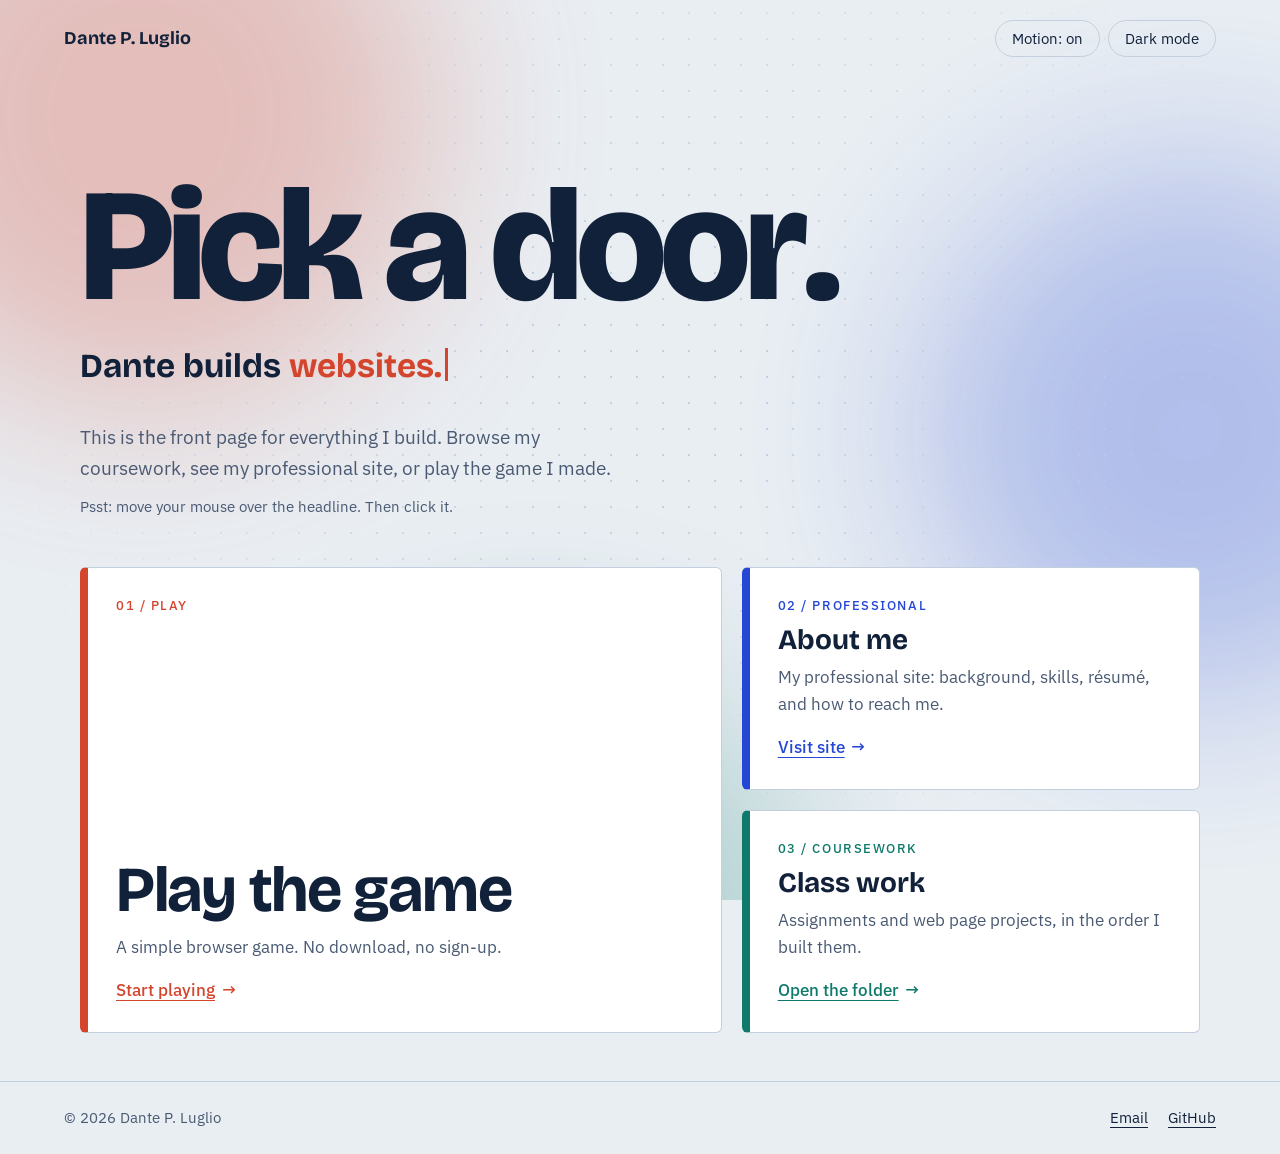
<file: Personal Web Page/index.html>
<!DOCTYPE html>
<html lang="en">
<head>
  <meta charset="UTF-8">
  <meta name="viewport" content="width=device-width, initial-scale=1">
  <!-- TODO: Replace the title and description with your own -->
  <title>Dante P. Luglio | Home</title>
  <meta name="description" content="Class work, professional site, and a browser game by Dante P. Luglio.">

  <meta name="theme-color" content="#101a2c">
  <meta property="og:title" content="Dante P. Luglio">
  <meta property="og:description" content="Class work, a professional site, and a browser game.">
  <link rel="icon" href="data:image/svg+xml,%3Csvg xmlns='http://www.w3.org/2000/svg' viewBox='0 0 100 100'%3E%3Crect x='22' y='8' width='56' height='84' rx='8' fill='%23d4452e'/%3E%3Ccircle cx='65' cy='52' r='6' fill='%23fff'/%3E%3C/svg%3E">
  <link rel="preconnect" href="https://fonts.googleapis.com">
  <link rel="preconnect" href="https://fonts.gstatic.com" crossorigin>
  <link href="https://fonts.googleapis.com/css2?family=Bricolage+Grotesque:wght@500;700;800&family=IBM+Plex+Sans:wght@400;500&display=swap" rel="stylesheet">
  <link rel="stylesheet" href="style.css?v=4">
</head>
<body>
  <div class="bg" aria-hidden="true"><span class="blob b1"></span><span class="blob b2"></span><span class="blob b3"></span></div>

  <a class="skip" href="#destinations">Skip to links</a>

  <header class="top">
    <span class="mark">Dante P. Luglio</span> <!-- TODO: your name -->
    <div class="controls"><button id="motion-toggle" class="theme-toggle" type="button" aria-label="Turn animations on or off">Motion: on</button> <button id="theme-toggle" class="theme-toggle" type="button" aria-label="Switch color theme">Dark mode</button></div>
  </header>

  <main>
    <section class="hero">
      <h1>Pick a door.</h1>
      <p class="kicker">Dante builds <span id="rotator" class="rotator">websites.</span><span class="caret" aria-hidden="true"></span></p>
      <p class="lede">
        This is the front page for everything I build. Browse my coursework,
        see my professional site, or play the game I made.
        <!-- TODO: rewrite this intro in your own words -->
      </p>
      <p class="hint">Psst: move your mouse over the headline. Then click it.</p>
    </section>

    <nav id="destinations" class="destinations" aria-label="Site sections">

      <!-- ============================================================
           1) PERSONAL / PROFESSIONAL SITE
           TODO: set href to the folder or page, e.g. "your-folder/"
           or "your-folder/index.html"
           ============================================================ -->
      <a class="door door-pro" href="https://web.njit.edu/~dpl6/Professional%20Website/" data-label="Professional site">
        <span class="door-tag">02 / Professional</span>
        <span class="door-title">About me</span>
        <span class="door-text">My professional site: background, skills, résumé, and how to reach me.</span>
        <span class="door-go">Visit site</span>
      </a>

      <!-- ============================================================
           2) CLASS ASSIGNMENTS AND WEB PAGE PROJECTS
           TODO: set href to your class work folder, e.g. "your-folder/"
           (Want separate links per class? Copy this whole <a> block.)
           ============================================================ -->
      <a class="door door-class" href="https://web.njit.edu/~dpl6/IT202%20Homepage/" data-label="Class work">
        <span class="door-tag">03 / Coursework</span>
        <span class="door-title">Class work</span>
        <span class="door-text">Assignments and web page projects, in the order I built them.</span>
        <span class="door-go">Open the folder</span>
      </a>

      <!-- ============================================================
           3) BROWSER GAME
           TODO: set href to the game folder or page, e.g. "your-folder/"
           ============================================================ -->
      <a class="door door-game" href="https://web.njit.edu/~dpl6/Game/" data-label="Browser game">
        <span class="door-tag">01 / Play</span>
        <span class="door-title">Play the game</span>
        <span class="door-text">A simple browser game. No download, no sign-up.</span>
        <span class="door-go">Start playing</span>
      </a>

    </nav>

    <p id="path-notice" class="path-notice" role="status" hidden></p>
  </main>

  <footer class="foot">
    <span>&copy; <span id="year">2026</span> Dante P. Luglio</span> <!-- TODO: your name -->
    <span class="foot-links"><a href="mailto:blaze91797@gmail.com">Email</a><a href="https://github.com/DanteProgramming" target="_blank" rel="noopener">GitHub</a></span>
  </footer>

  <script src="script.js?v=4"></script>
</body>
</html>
</file>
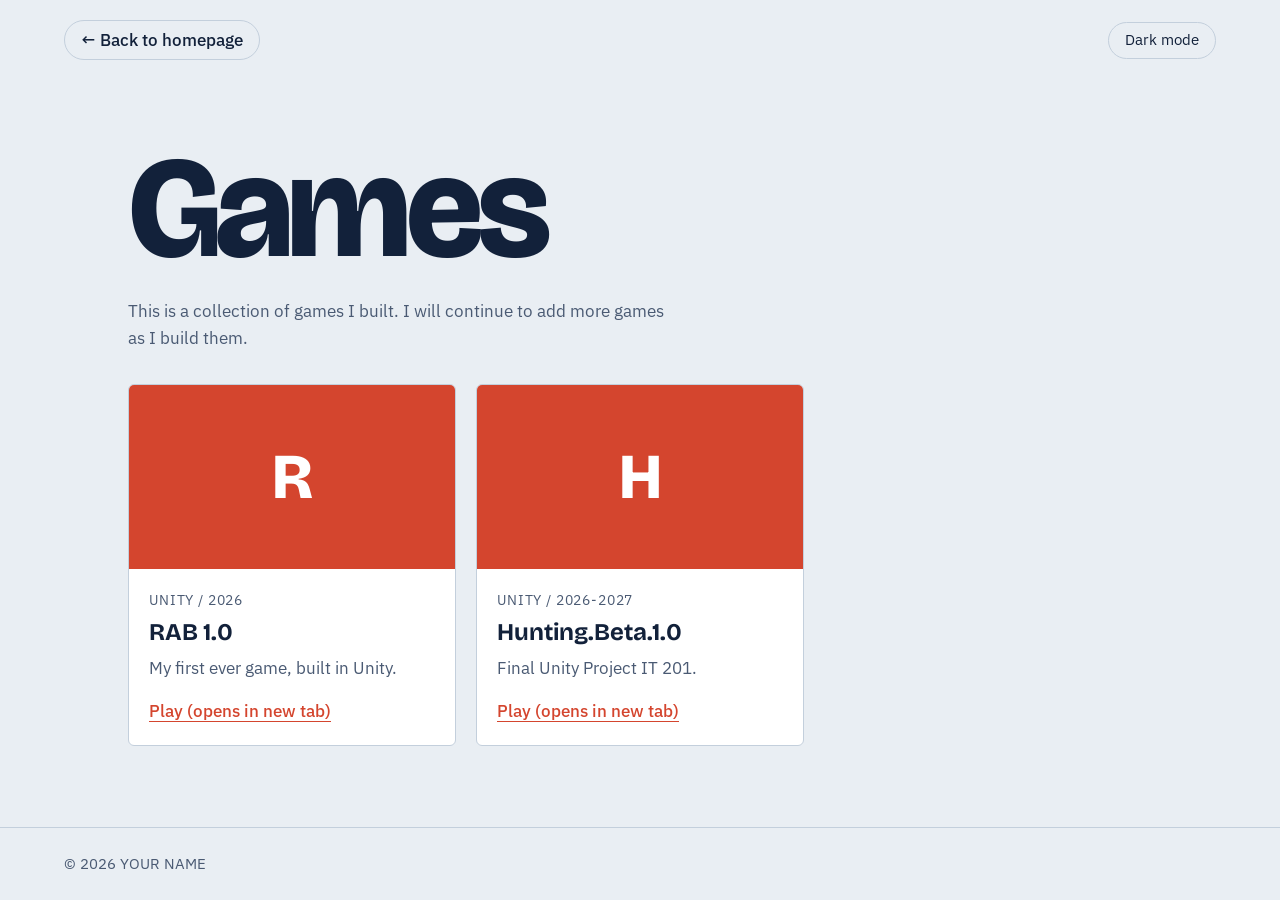
<file: Personal Web Page/Game/index.html>
<!DOCTYPE html>
<html lang="en">
<head>
  <meta charset="UTF-8">
  <meta name="viewport" content="width=device-width, initial-scale=1">
  <!-- TODO: Replace YOUR NAME with your name -->
  <title>Games</title>
  <meta name="description" content="Games I have built, playable in your browser.">

  <link rel="preconnect" href="https://fonts.googleapis.com">
  <link rel="preconnect" href="https://fonts.gstatic.com" crossorigin>
  <link href="https://fonts.googleapis.com/css2?family=Bricolage+Grotesque:wght@500;700;800&family=IBM+Plex+Sans:wght@400;500&display=swap" rel="stylesheet">
  <link rel="stylesheet" href="style.css">
</head>
<body>
  <a class="skip" href="#games">Skip to games</a>

  <header class="top">
    <!-- TODO: set href to your main homepage. "../" works if this folder sits directly inside public_html -->
    <a class="back" href="../">&larr; Back to homepage</a>
    <button id="theme-toggle" class="theme-toggle" type="button" aria-label="Switch color theme">Dark mode</button>
  </header>

  <main>
    <section class="hero">
      <h1>Games</h1>
      <p class="lede">
        This is a collection of games I built. I will continue to add more games as I build them.
        <!-- TODO: rewrite this intro in your own words -->
      </p>
    </section>

    <!-- Game cards are generated by script.js from the GAMES list.
         To add a game, edit script.js, not this file. -->
    <ul id="games" class="games" aria-label="Game list"></ul>

    <noscript><p class="path-notice">Turn on JavaScript to see the game list.</p></noscript>
  </main>

  <footer class="foot">
    <span>&copy; <span id="year">2026</span> YOUR NAME</span> <!-- TODO: your name -->
  </footer>

  <script src="script.js"></script>
</body>
</html>
</file>
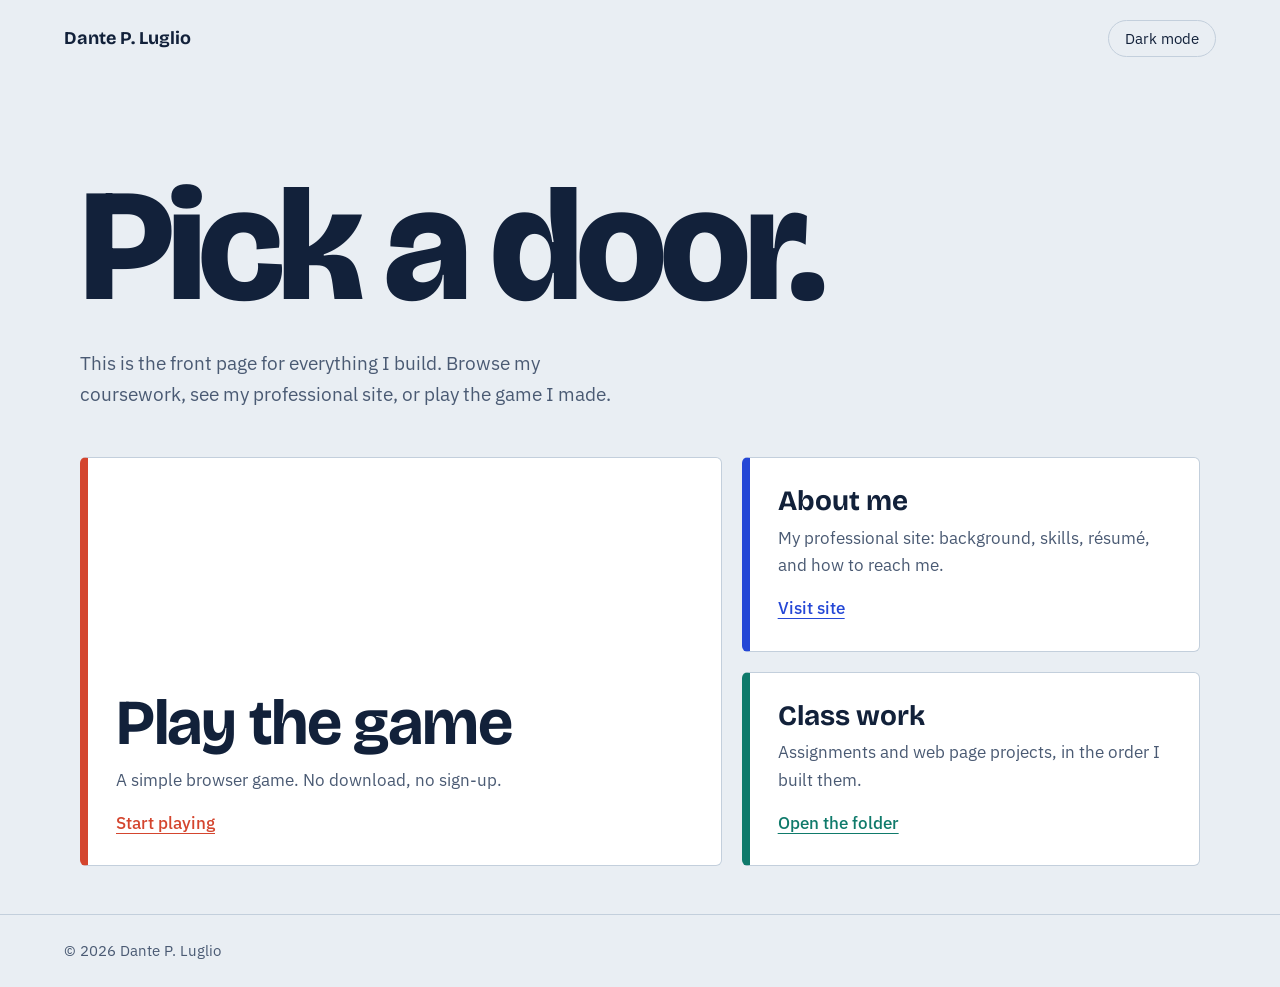
<file: Personal Web Page/HomePage/index.html>
<!DOCTYPE html>
<html lang="en">
<head>
  <meta charset="UTF-8">
  <meta name="viewport" content="width=device-width, initial-scale=1">
  <!-- TODO: Replace the title and description with your own -->
  <title>Dante P. Luglio | Home</title>
  <meta name="description" content="Class work, professional site, and a browser game by Dante P. Luglio.">

  <link rel="preconnect" href="https://fonts.googleapis.com">
  <link rel="preconnect" href="https://fonts.gstatic.com" crossorigin>
  <link href="https://fonts.googleapis.com/css2?family=Bricolage+Grotesque:wght@500;700;800&family=IBM+Plex+Sans:wght@400;500&display=swap" rel="stylesheet">
  <link rel="stylesheet" href="style.css">
</head>
<body>
  <a class="skip" href="#destinations">Skip to links</a>

  <header class="top">
    <span class="mark">Dante P. Luglio</span> <!-- TODO: your name -->
    <button id="theme-toggle" class="theme-toggle" type="button" aria-label="Switch color theme">Dark mode</button>
  </header>

  <main>
    <section class="hero">
      <h1>Pick a door.</h1>
      <p class="lede">
        This is the front page for everything I build. Browse my coursework,
        see my professional site, or play the game I made.
        <!-- TODO: rewrite this intro in your own words -->
      </p>
    </section>

    <nav id="destinations" class="destinations" aria-label="Site sections">

      <!-- ============================================================
           1) PERSONAL / PROFESSIONAL SITE
           TODO: set href to the folder or page, e.g. "your-folder/"
           or "your-folder/index.html"
           ============================================================ -->
      <a class="door door-pro" href="https://web.njit.edu/~dpl6/Personal%20Website/" data-label="Professional site">
        <span class="door-title">About me</span>
        <span class="door-text">My professional site: background, skills, résumé, and how to reach me.</span>
        <span class="door-go">Visit site</span>
      </a>

      <!-- ============================================================
           2) CLASS ASSIGNMENTS AND WEB PAGE PROJECTS
           TODO: set href to your class work folder, e.g. "your-folder/"
           (Want separate links per class? Copy this whole <a> block.)
           ============================================================ -->
      <a class="door door-class" href="https://web.njit.edu/~dpl6/IT202%20Homepage/" data-label="Class work">
        <span class="door-title">Class work</span>
        <span class="door-text">Assignments and web page projects, in the order I built them.</span>
        <span class="door-go">Open the folder</span>
      </a>

      <!-- ============================================================
           3) BROWSER GAME
           TODO: set href to the game folder or page, e.g. "your-folder/"
           ============================================================ -->
      <a class="door door-game" href="https://web.njit.edu/~dpl6/Game/" data-label="Browser game">
        <span class="door-title">Play the game</span>
        <span class="door-text">A simple browser game. No download, no sign-up.</span>
        <span class="door-go">Start playing</span>
      </a>

    </nav>

    <p id="path-notice" class="path-notice" role="status" hidden></p>
  </main>

  <footer class="foot">
    <span>&copy; <span id="year">2026</span> Dante P. Luglio</span> <!-- TODO: your name -->
    <!-- TODO (optional): add an email or social link here -->
  </footer>

  <script src="script.js"></script>
</body>
</html>
</file>
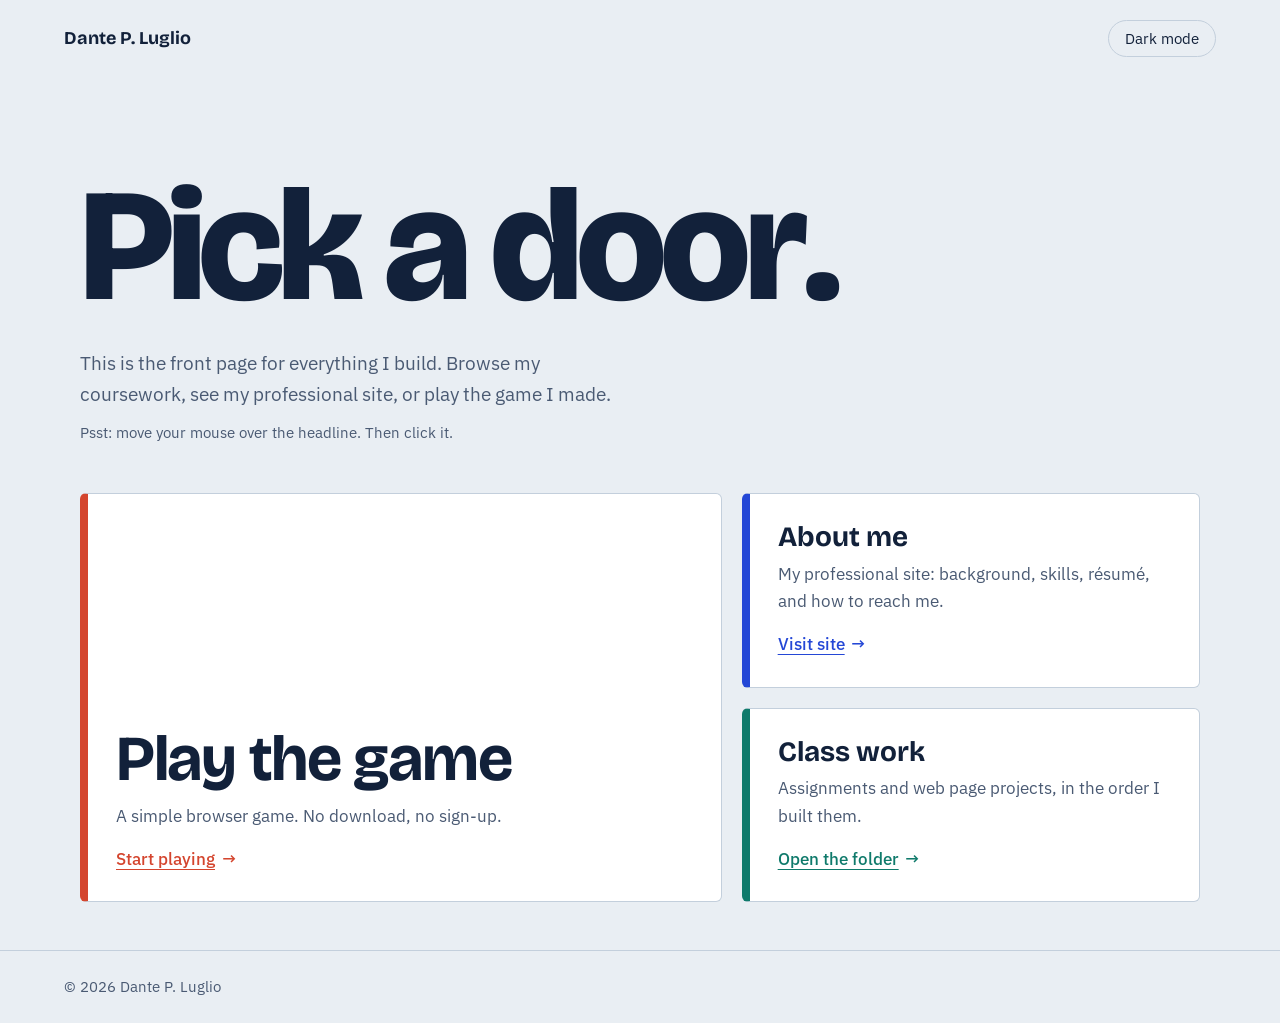
<file: Personal Web Page/index (1).html>
<!DOCTYPE html>
<html lang="en">
<head>
  <meta charset="UTF-8">
  <meta name="viewport" content="width=device-width, initial-scale=1">
  <!-- TODO: Replace the title and description with your own -->
  <title>Dante P. Luglio | Home</title>
  <meta name="description" content="Class work, professional site, and a browser game by Dante P. Luglio.">

  <link rel="preconnect" href="https://fonts.googleapis.com">
  <link rel="preconnect" href="https://fonts.gstatic.com" crossorigin>
  <link href="https://fonts.googleapis.com/css2?family=Bricolage+Grotesque:wght@500;700;800&family=IBM+Plex+Sans:wght@400;500&display=swap" rel="stylesheet">
  <link rel="stylesheet" href="style.css">
</head>
<body>
  <a class="skip" href="#destinations">Skip to links</a>

  <header class="top">
    <span class="mark">Dante P. Luglio</span> <!-- TODO: your name -->
    <button id="theme-toggle" class="theme-toggle" type="button" aria-label="Switch color theme">Dark mode</button>
  </header>

  <main>
    <section class="hero">
      <h1>Pick a door.</h1>
      <p class="lede">
        This is the front page for everything I build. Browse my coursework,
        see my professional site, or play the game I made.
        <!-- TODO: rewrite this intro in your own words -->
      </p>
      <p class="hint">Psst: move your mouse over the headline. Then click it.</p>
    </section>

    <nav id="destinations" class="destinations" aria-label="Site sections">

      <!-- ============================================================
           1) PERSONAL / PROFESSIONAL SITE
           TODO: set href to the folder or page, e.g. "your-folder/"
           or "your-folder/index.html"
           ============================================================ -->
      <a class="door door-pro" href="https://web.njit.edu/~dpl6/Professional%20Website/" data-label="Professional site">
        <span class="door-title">About me</span>
        <span class="door-text">My professional site: background, skills, résumé, and how to reach me.</span>
        <span class="door-go">Visit site</span>
      </a>

      <!-- ============================================================
           2) CLASS ASSIGNMENTS AND WEB PAGE PROJECTS
           TODO: set href to your class work folder, e.g. "your-folder/"
           (Want separate links per class? Copy this whole <a> block.)
           ============================================================ -->
      <a class="door door-class" href="https://web.njit.edu/~dpl6/IT202%20Homepage/" data-label="Class work">
        <span class="door-title">Class work</span>
        <span class="door-text">Assignments and web page projects, in the order I built them.</span>
        <span class="door-go">Open the folder</span>
      </a>

      <!-- ============================================================
           3) BROWSER GAME
           TODO: set href to the game folder or page, e.g. "your-folder/"
           ============================================================ -->
      <a class="door door-game" href="https://web.njit.edu/~dpl6/Game/" data-label="Browser game">
        <span class="door-title">Play the game</span>
        <span class="door-text">A simple browser game. No download, no sign-up.</span>
        <span class="door-go">Start playing</span>
      </a>

    </nav>

    <p id="path-notice" class="path-notice" role="status" hidden></p>
  </main>

  <footer class="foot">
    <span>&copy; <span id="year">2026</span> Dante P. Luglio</span> <!-- TODO: your name -->
    <!-- TODO (optional): add an email or social link here -->
  </footer>

  <script src="script.js"></script>
</body>
</html>
</file>
<file: Personal Web Page/style.css>
/* ---------- Tokens ---------- */
:root {
  --bg: #e9eef3;
  --surface: #ffffff;
  --ink: #12213a;
  --muted: #4a5a73;
  --line: #c3cfdc;
  --pro: #2447d6;      /* professional site */
  --class: #0f7a6b;    /* class work */
  --game: #d4452e;     /* game */
  --focus: #12213a;
  --font-head: "Bricolage Grotesque", "Segoe UI", sans-serif;
  --font-body: "IBM Plex Sans", "Segoe UI", sans-serif;
}

:root[data-theme="dark"] {
  --bg: #101a2c;
  --surface: #182540;
  --ink: #e8eef8;
  --muted: #a9b7cd;
  --line: #2c3d5e;
  --pro: #7f9bff;
  --class: #4cc9b3;
  --game: #ff8a70;
  --focus: #e8eef8;
}

/* ---------- Base ---------- */
*, *::before, *::after { box-sizing: border-box; }

html { scroll-behavior: smooth; }

body {
  margin: 0;
  min-height: 100vh;
  display: flex;
  flex-direction: column;
  background: var(--bg);
  color: var(--ink);
  font-family: var(--font-body);
  font-size: 1.0625rem;
  line-height: 1.6;
}

a:focus-visible, button:focus-visible {
  outline: 3px solid var(--focus);
  outline-offset: 3px;
}

.skip {
  position: absolute;
  left: -999px;
  top: 0;
  background: var(--surface);
  padding: .5rem 1rem;
}
.skip:focus { left: 1rem; top: 1rem; z-index: 10; }

/* ---------- Header ---------- */
.top {
  display: flex;
  justify-content: space-between;
  align-items: center;
  padding: 1.25rem clamp(1.25rem, 5vw, 4rem);
}

.mark {
  font-family: var(--font-head);
  font-weight: 700;
  font-size: 1.125rem;
}

.theme-toggle {
  font: inherit;
  font-size: .9375rem;
  color: var(--ink);
  background: transparent;
  border: 1.5px solid var(--line);
  border-radius: 999px;
  padding: .35rem 1rem;
  cursor: pointer;
}
.theme-toggle:hover { border-color: var(--ink); }

/* ---------- Hero ---------- */
main {
  flex: 1;
  padding: 0 clamp(1.25rem, 5vw, 4rem) 3rem;
  max-width: 78rem;
  width: 100%;
  margin: 0 auto;
}

.hero { padding: clamp(2rem, 8vw, 6rem) 0 clamp(1.5rem, 4vw, 3rem); }

.hero h1 {
  margin: 0;
  font-family: var(--font-head);
  font-weight: 800;
  font-size: clamp(3.5rem, 13vw, 10rem);
  line-height: .92;
  letter-spacing: -0.04em;
}

.lede {
  max-width: 34rem;
  margin: 1.75rem 0 0;
  color: var(--muted);
  font-size: 1.1875rem;
}

/* ---------- Destination links ---------- */
.destinations {
  display: grid;
  grid-template-columns: 1.4fr 1fr;
  grid-template-areas:
    "game pro"
    "game class";
  gap: 1.25rem;
}

.door {
  --accent: var(--pro);
  position: relative;
  display: flex;
  flex-direction: column;
  justify-content: flex-end;
  gap: .5rem;
  padding: 1.75rem;
  min-height: 11rem;
  background: var(--surface);
  color: var(--ink);
  text-decoration: none;
  border: 1.5px solid var(--line);
  border-left: 8px solid var(--accent);
  border-radius: 6px;
  transition: transform .15s ease, border-color .15s ease;
}

.door:hover { transform: translateY(-3px); border-color: var(--accent); }

.door-pro   { --accent: var(--pro);   grid-area: pro; }
.door-class { --accent: var(--class); grid-area: class; }
.door-game  { --accent: var(--game);  grid-area: game; min-height: 24rem; }

.door-title {
  font-family: var(--font-head);
  font-weight: 700;
  font-size: 1.75rem;
  line-height: 1.1;
}
.door-game .door-title { font-size: clamp(2.5rem, 6vw, 4rem); letter-spacing: -0.02em; }

.door-text { color: var(--muted); max-width: 26rem; }

.door-go {
  margin-top: .5rem;
  font-weight: 500;
  color: var(--accent);
  text-decoration: underline;
  text-underline-offset: 4px;
}

/* Link has no path yet (set by script.js) */
.door.unset {
  border-style: dashed;
  cursor: not-allowed;
}
.door.unset .door-go { color: var(--muted); text-decoration: line-through; }

.path-notice {
  margin: 1.5rem 0 0;
  padding: .75rem 1rem;
  border: 1.5px dashed var(--line);
  border-radius: 6px;
  color: var(--muted);
  font-size: .9375rem;
}

/* ---------- Footer ---------- */
.foot {
  padding: 1.5rem clamp(1.25rem, 5vw, 4rem);
  border-top: 1px solid var(--line);
  color: var(--muted);
  font-size: .9375rem;
}

/* ---------- Small screens ---------- */
@media (max-width: 760px) {
  .destinations {
    grid-template-columns: 1fr;
    grid-template-areas: "game" "pro" "class";
  }
  .door-game { min-height: 16rem; }
}

@media (prefers-reduced-motion: reduce) {
  .blob { animation: none; }
  html { scroll-behavior: auto; }
  .door { transition: none; }
  .door:hover { transform: none; }
}

/* ================= Flare ================= */
/* animated background: soft drifting color blobs + a dotted grid that fades at the edges */
.bg { position: fixed; inset: 0; z-index: 0; overflow: hidden; pointer-events: none; }
.bg::before {
  content: "";
  position: absolute;
  inset: 0;
  z-index: 1;
  background-image: radial-gradient(var(--line) 1px, transparent 1px);
  background-size: 26px 26px;
  -webkit-mask-image: radial-gradient(ellipse at 50% 40%, #000 15%, transparent 78%);
  mask-image: radial-gradient(ellipse at 50% 40%, #000 15%, transparent 78%);
}
.blob {
  position: absolute;
  border-radius: 50%;
  filter: blur(90px);
  opacity: .28;
  animation: drift 24s ease-in-out infinite alternate;
}
.b1 { width: 46vmax; height: 46vmax; left: -12vmax; top: -14vmax; background: var(--game); }
.b2 { width: 42vmax; height: 42vmax; right: -14vmax; top: 18vh; background: var(--pro); animation-duration: 30s; animation-delay: -8s; }
.b3 { width: 40vmax; height: 40vmax; left: 22vw; bottom: -22vmax; background: var(--class); animation-duration: 27s; animation-delay: -14s; }
:root[data-theme="dark"] .blob { opacity: .2; }
@keyframes drift {
  0%   { transform: translate(0, 0) scale(1); }
  50%  { transform: translate(6vw, 4vh) scale(1.12); }
  100% { transform: translate(-4vw, 8vh) scale(.95); }
}

/* mouse trail canvas (drawn by script.js) */
.trail { position: fixed; inset: 0; width: 100%; height: 100%; pointer-events: none; z-index: 5; }
.top, main, .foot { position: relative; z-index: 1; }

/* ruffle headline (letters are split by script.js) */
.hero h1 { cursor: default; user-select: none; }
.w { display: inline-block; white-space: nowrap; }
.ch {
  display: inline-block;
  transition: transform .35s cubic-bezier(.2, 1.6, .4, 1), color .2s;
  will-change: transform;
}
.ch.hot { color: var(--game); }

.hint { margin: .75rem 0 0; color: var(--muted); font-size: .9375rem; }
@media (hover: none) { .hint { display: none; } }

/* doors: spotlight that follows the pointer, plus a sliding arrow */
.door { overflow: hidden; }
.door::after {
  content: "";
  position: absolute;
  inset: 0;
  pointer-events: none;
  opacity: 0;
  transition: opacity .2s;
  background: radial-gradient(260px circle at var(--px, 50%) var(--py, 50%),
    color-mix(in srgb, var(--accent) 24%, transparent), transparent 70%);
}
.door:hover::after, .door:focus-visible::after { opacity: 1; }
.door-go::after { content: "\2192"; display: inline-block; margin-left: .4em; transition: transform .2s; }
.door:hover .door-go::after, .door:focus-visible .door-go::after { transform: translateX(6px); }

/* entrance: doors rise in one after another (class added by script.js) */
.js-reveal .door {
  opacity: 0;
  translate: 0 28px;
  transition: opacity .6s ease var(--d, 0s), translate .6s ease var(--d, 0s),
              transform .15s ease, border-color .15s ease;
}
.js-reveal .door.in { opacity: 1; translate: 0 0; }

/* ================= Round 3 ================= */
.controls { display: flex; gap: .5rem; }

.kicker {
  margin: 1.25rem 0 0;
  font-family: var(--font-head);
  font-weight: 700;
  font-size: clamp(1.4rem, 3.4vw, 2.1rem);
}
.rotator { color: var(--game); }
.caret { display: inline-block; width: .09em; height: 1em; margin-left: .08em; vertical-align: -.12em; background: var(--game); animation: blink 1s steps(1) infinite; }
@keyframes blink { 50% { opacity: 0; } }

.door-tag {
  margin-bottom: auto;
  font-size: .8125rem;
  font-weight: 500;
  letter-spacing: .12em;
  text-transform: uppercase;
  color: var(--accent);
}

.foot { display: flex; justify-content: space-between; flex-wrap: wrap; gap: .5rem 1.5rem; }
.foot-links { display: flex; gap: 1.25rem; }
.foot a { color: var(--ink); text-underline-offset: 4px; }
.foot a:hover { color: var(--game); }

/* background depth: blobs drift slightly opposite the cursor */
.blob { transition: translate .8s ease-out; }
.b1 { translate: calc(var(--bx, 0) * -50px) calc(var(--by, 0) * -50px); }
.b2 { translate: calc(var(--bx, 0) * 70px) calc(var(--by, 0) * 40px); }
.b3 { translate: calc(var(--bx, 0) * -30px) calc(var(--by, 0) * 60px); }

/* motion switch (also respects the visitor's system setting) */
:root[data-motion="off"] .blob { animation-play-state: paused; }
:root[data-motion="off"] .trail { display: none; }
:root[data-motion="off"] .caret { animation: none; }
.theme-toggle:disabled { opacity: .6; cursor: default; }

/* door-opening wipe before navigating */
.wipe {
  position: fixed; inset: 0; z-index: 50; pointer-events: none;
  clip-path: circle(0 at var(--wx, 50%) var(--wy, 50%));
  transition: clip-path .48s cubic-bezier(.7, 0, .3, 1);
}
.wipe.go { clip-path: circle(150vmax at var(--wx, 50%) var(--wy, 50%)); }
@media (prefers-reduced-motion: reduce) { .caret { animation: none; } }
</file>
<file: Personal Web Page/Game/style.css>
/* ---------- Tokens ---------- */
:root {
  --bg: #e9eef3;
  --surface: #ffffff;
  --ink: #12213a;
  --muted: #4a5a73;
  --line: #c3cfdc;
  --accent: #d4452e;
  --on-accent: #ffffff;
  --focus: #12213a;
  --font-head: "Bricolage Grotesque", "Segoe UI", sans-serif;
  --font-body: "IBM Plex Sans", "Segoe UI", sans-serif;
}
:root[data-theme="dark"] {
  --bg: #101a2c;
  --surface: #182540;
  --ink: #e8eef8;
  --muted: #a9b7cd;
  --line: #2c3d5e;
  --accent: #ff8a70;
  --on-accent: #101a2c;
  --focus: #e8eef8;
}

/* ---------- Base ---------- */
*, *::before, *::after { box-sizing: border-box; }
html { scroll-behavior: smooth; }
body {
  margin: 0;
  min-height: 100vh;
  display: flex;
  flex-direction: column;
  background: var(--bg);
  color: var(--ink);
  font-family: var(--font-body);
  font-size: 1.0625rem;
  line-height: 1.6;
}
a:focus-visible, button:focus-visible { outline: 3px solid var(--focus); outline-offset: 3px; }
.skip { position: absolute; left: -999px; top: 0; background: var(--surface); padding: .5rem 1rem; }
.skip:focus { left: 1rem; top: 1rem; z-index: 10; }
ul { list-style: none; margin: 0; padding: 0; }

/* ---------- Header ---------- */
.top {
  display: flex;
  justify-content: space-between;
  align-items: center;
  gap: 1rem;
  padding: 1.25rem clamp(1.25rem, 5vw, 4rem);
}
.back {
  color: var(--ink);
  font-weight: 500;
  text-decoration: none;
  border: 1.5px solid var(--line);
  border-radius: 999px;
  padding: .35rem 1rem;
}
.back:hover { border-color: var(--ink); }
.theme-toggle {
  font: inherit;
  font-size: .9375rem;
  color: var(--ink);
  background: transparent;
  border: 1.5px solid var(--line);
  border-radius: 999px;
  padding: .35rem 1rem;
  cursor: pointer;
}
.theme-toggle:hover { border-color: var(--ink); }

/* ---------- Layout ---------- */
main {
  flex: 1;
  width: 100%;
  max-width: 72rem;
  margin: 0 auto;
  padding: 0 clamp(1.25rem, 5vw, 4rem) 3rem;
}
.hero { padding: clamp(1.5rem, 6vw, 4rem) 0 2rem; }
.hero h1 {
  margin: 0;
  font-family: var(--font-head);
  font-weight: 800;
  font-size: clamp(4rem, 17vw, 9rem);
  line-height: .9;
  letter-spacing: -0.04em;
}
.lede { max-width: 34rem; margin: 1.5rem 0 0; color: var(--muted); }

/* ---------- Game cards ---------- */
.games {
  display: grid;
  grid-template-columns: repeat(auto-fill, minmax(18rem, 1fr));
  gap: 1.25rem;
}
.card {
  display: flex;
  flex-direction: column;
  height: 100%;
  background: var(--surface);
  border: 1.5px solid var(--line);
  border-radius: 6px;
  overflow: hidden;
  color: var(--ink);
  text-decoration: none;
  transition: transform .15s ease, border-color .15s ease;
}
a.card:hover { transform: translateY(-3px); border-color: var(--accent); }

.thumb {
  aspect-ratio: 16 / 9;
  background: var(--accent);
  color: var(--on-accent);
  display: grid;
  place-items: center;
  font-family: var(--font-head);
  font-weight: 800;
  font-size: 4rem;
}
.thumb img { width: 100%; height: 100%; object-fit: cover; display: block; }

.card-body { display: flex; flex-direction: column; gap: .5rem; padding: 1.25rem; flex: 1; }
.card-meta { color: var(--muted); font-size: .875rem; text-transform: uppercase; letter-spacing: .06em; }
.card-title { margin: 0; font-family: var(--font-head); font-weight: 700; font-size: 1.5rem; line-height: 1.15; }
.card-text { margin: 0; color: var(--muted); flex: 1; }
.card-go { margin-top: .5rem; font-weight: 500; color: var(--accent); text-decoration: underline; text-underline-offset: 4px; }

/* Entries that cannot be played online */
.card.static { border-style: dashed; }
.card.static .thumb { background: var(--line); color: var(--muted); }
.card.static .card-go { color: var(--muted); text-decoration: none; }

.path-notice {
  padding: .75rem 1rem;
  border: 1.5px dashed var(--line);
  border-radius: 6px;
  color: var(--muted);
  font-size: .9375rem;
}

/* ---------- Footer ---------- */
.foot {
  padding: 1.5rem clamp(1.25rem, 5vw, 4rem);
  border-top: 1px solid var(--line);
  color: var(--muted);
  font-size: .9375rem;
}

@media (prefers-reduced-motion: reduce) {
  html { scroll-behavior: auto; }
  .card { transition: none; }
  a.card:hover { transform: none; }
}
</file>
<file: Personal Web Page/HomePage/style.css>
/* ---------- Tokens ---------- */
:root {
  --bg: #e9eef3;
  --surface: #ffffff;
  --ink: #12213a;
  --muted: #4a5a73;
  --line: #c3cfdc;
  --pro: #2447d6;      /* professional site */
  --class: #0f7a6b;    /* class work */
  --game: #d4452e;     /* game */
  --focus: #12213a;
  --font-head: "Bricolage Grotesque", "Segoe UI", sans-serif;
  --font-body: "IBM Plex Sans", "Segoe UI", sans-serif;
}

:root[data-theme="dark"] {
  --bg: #101a2c;
  --surface: #182540;
  --ink: #e8eef8;
  --muted: #a9b7cd;
  --line: #2c3d5e;
  --pro: #7f9bff;
  --class: #4cc9b3;
  --game: #ff8a70;
  --focus: #e8eef8;
}

/* ---------- Base ---------- */
*, *::before, *::after { box-sizing: border-box; }

html { scroll-behavior: smooth; }

body {
  margin: 0;
  min-height: 100vh;
  display: flex;
  flex-direction: column;
  background: var(--bg);
  color: var(--ink);
  font-family: var(--font-body);
  font-size: 1.0625rem;
  line-height: 1.6;
}

a:focus-visible, button:focus-visible {
  outline: 3px solid var(--focus);
  outline-offset: 3px;
}

.skip {
  position: absolute;
  left: -999px;
  top: 0;
  background: var(--surface);
  padding: .5rem 1rem;
}
.skip:focus { left: 1rem; top: 1rem; z-index: 10; }

/* ---------- Header ---------- */
.top {
  display: flex;
  justify-content: space-between;
  align-items: center;
  padding: 1.25rem clamp(1.25rem, 5vw, 4rem);
}

.mark {
  font-family: var(--font-head);
  font-weight: 700;
  font-size: 1.125rem;
}

.theme-toggle {
  font: inherit;
  font-size: .9375rem;
  color: var(--ink);
  background: transparent;
  border: 1.5px solid var(--line);
  border-radius: 999px;
  padding: .35rem 1rem;
  cursor: pointer;
}
.theme-toggle:hover { border-color: var(--ink); }

/* ---------- Hero ---------- */
main {
  flex: 1;
  padding: 0 clamp(1.25rem, 5vw, 4rem) 3rem;
  max-width: 78rem;
  width: 100%;
  margin: 0 auto;
}

.hero { padding: clamp(2rem, 8vw, 6rem) 0 clamp(1.5rem, 4vw, 3rem); }

.hero h1 {
  margin: 0;
  font-family: var(--font-head);
  font-weight: 800;
  font-size: clamp(3.5rem, 13vw, 10rem);
  line-height: .92;
  letter-spacing: -0.04em;
}

.lede {
  max-width: 34rem;
  margin: 1.75rem 0 0;
  color: var(--muted);
  font-size: 1.1875rem;
}

/* ---------- Destination links ---------- */
.destinations {
  display: grid;
  grid-template-columns: 1.4fr 1fr;
  grid-template-areas:
    "game pro"
    "game class";
  gap: 1.25rem;
}

.door {
  --accent: var(--pro);
  position: relative;
  display: flex;
  flex-direction: column;
  justify-content: flex-end;
  gap: .5rem;
  padding: 1.75rem;
  min-height: 11rem;
  background: var(--surface);
  color: var(--ink);
  text-decoration: none;
  border: 1.5px solid var(--line);
  border-left: 8px solid var(--accent);
  border-radius: 6px;
  transition: transform .15s ease, border-color .15s ease;
}

.door:hover { transform: translateY(-3px); border-color: var(--accent); }

.door-pro   { --accent: var(--pro);   grid-area: pro; }
.door-class { --accent: var(--class); grid-area: class; }
.door-game  { --accent: var(--game);  grid-area: game; min-height: 24rem; }

.door-title {
  font-family: var(--font-head);
  font-weight: 700;
  font-size: 1.75rem;
  line-height: 1.1;
}
.door-game .door-title { font-size: clamp(2.5rem, 6vw, 4rem); letter-spacing: -0.02em; }

.door-text { color: var(--muted); max-width: 26rem; }

.door-go {
  margin-top: .5rem;
  font-weight: 500;
  color: var(--accent);
  text-decoration: underline;
  text-underline-offset: 4px;
}

/* Link has no path yet (set by script.js) */
.door.unset {
  border-style: dashed;
  cursor: not-allowed;
}
.door.unset .door-go { color: var(--muted); text-decoration: line-through; }

.path-notice {
  margin: 1.5rem 0 0;
  padding: .75rem 1rem;
  border: 1.5px dashed var(--line);
  border-radius: 6px;
  color: var(--muted);
  font-size: .9375rem;
}

/* ---------- Footer ---------- */
.foot {
  padding: 1.5rem clamp(1.25rem, 5vw, 4rem);
  border-top: 1px solid var(--line);
  color: var(--muted);
  font-size: .9375rem;
}

/* ---------- Small screens ---------- */
@media (max-width: 760px) {
  .destinations {
    grid-template-columns: 1fr;
    grid-template-areas: "game" "pro" "class";
  }
  .door-game { min-height: 16rem; }
}

@media (prefers-reduced-motion: reduce) {
  html { scroll-behavior: auto; }
  .door { transition: none; }
  .door:hover { transform: none; }
}
</file>
